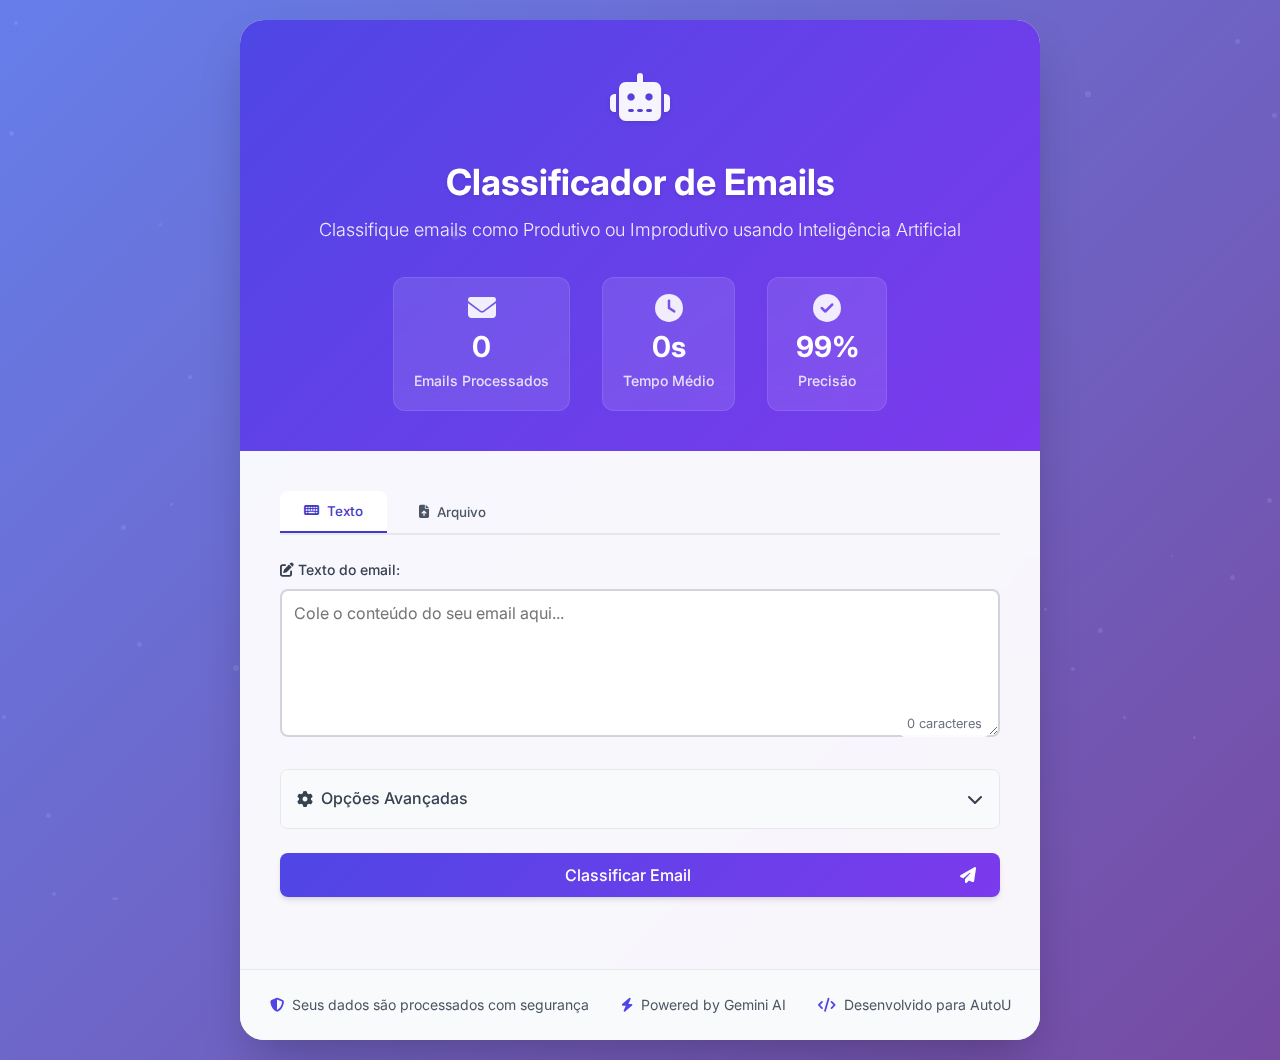
<file: frontend/index.html>
<!DOCTYPE html>
<html lang="pt-BR">
  <head>
    <meta charset="UTF-8" />
    <meta name="viewport" content="width=device-width, initial-scale=1.0" />
    <title>Classificador de Emails - AutoU</title>
    <link rel="icon" type="image/png" href="/frontend/assets/favicon.ico" />
    <link rel="preconnect" href="https://fonts.googleapis.com" />
    <link rel="preconnect" href="https://fonts.gstatic.com" crossorigin />
    <link
      href="https://fonts.googleapis.com/css2?family=Inter:wght@300;400;500;600;700&display=swap"
      rel="stylesheet"
    />
    <link
      rel="stylesheet"
      href="https://cdnjs.cloudflare.com/ajax/libs/font-awesome/6.4.0/css/all.min.css"
    />
    <!-- Carrega reset primeiro -->
    <link rel="stylesheet" href="css/reset.css" />

    <!-- Carrega variáveis em segundo -->
    <link rel="stylesheet" href="css/variables.css" />

    <!-- Carrega utilitários em terceiro -->
    <link rel="stylesheet" href="css/utilities.css" />

    <!-- Carrega layout em quarto -->
    <link rel="stylesheet" href="css/layout.css" />

    <!-- Carrega componentes em quinto -->
    <link rel="stylesheet" href="css/components.css" />

    <!-- Carrega animações em sexto -->
    <link rel="stylesheet" href="css/animations.css" />
    <!-- Carrega estilos específicos por último -->
    <link rel="stylesheet" href="style.css" />
  </head>
  <body>
    <!-- Partículas de fundo -->
    <div class="particles-bg" id="particles-bg"></div>

    <!-- Indicador de progresso -->
    <div class="progress-bar" id="progress-bar"></div>

    <div class="container">
      <header class="header">
        <div class="header-icon">
          <i class="fas fa-robot"></i>
        </div>
        <h1>Classificador de Emails</h1>
        <p>
          Classifique emails como Produtivo ou Improdutivo usando Inteligência
          Artificial
        </p>

        <!-- Estatísticas -->
        <div class="stats-container">
          <div class="stat-item">
            <i class="fas fa-envelope"></i>
            <span class="stat-number" id="emails-processed">0</span>
            <span class="stat-label">Emails Processados</span>
          </div>
          <div class="stat-item">
            <i class="fas fa-clock"></i>
            <span class="stat-number" id="avg-time">0s</span>
            <span class="stat-label">Tempo Médio</span>
          </div>
          <div class="stat-item">
            <i class="fas fa-check-circle"></i>
            <span class="stat-number" id="accuracy">99%</span>
            <span class="stat-label">Precisão</span>
          </div>
        </div>
      </header>

      <main class="content">
        <!-- Abas de entrada -->
        <div class="input-tabs">
          <button class="tab-btn active" data-tab="text">
            <i class="fas fa-keyboard"></i>
            Texto
          </button>
          <button class="tab-btn" data-tab="file">
            <i class="fas fa-file-upload"></i>
            Arquivo
          </button>
        </div>

        <form id="form">
          <!-- Aba de texto -->
          <div class="tab-content active" id="text-tab">
            <div class="form-group">
              <label class="form-label" for="text">
                <i class="fas fa-edit"></i>
                Texto do email:
              </label>
              <div class="textarea-container">
                <textarea
                  id="text"
                  name="text"
                  class="form-textarea"
                  placeholder="Cole o conteúdo do seu email aqui..."
                  rows="6"
                ></textarea>
                <div class="char-counter">
                  <span id="char-count">0</span> caracteres
                </div>
              </div>
            </div>
          </div>

          <!-- Aba de arquivo -->
          <div class="tab-content" id="file-tab">
            <div class="form-group">
              <label class="form-label">
                <i class="fas fa-cloud-upload-alt"></i>
                Envie um arquivo:
              </label>
              <div class="file-upload">
                <input type="file" id="file" name="file" accept=".txt,.pdf" />
                <label for="file" class="file-upload-label">
                  <div class="upload-icon">
                    <i class="fas fa-cloud-upload-alt"></i>
                  </div>
                  <div class="upload-text">
                    <span class="upload-title"
                      >Clique ou arraste um arquivo</span
                    >
                    <span class="upload-subtitle"
                      >Suporta .txt e .pdf (máx. 10MB)</span
                    >
                  </div>
                </label>
                <div class="file-info" id="file-info" style="display: none">
                  <i class="fas fa-file"></i>
                  <span class="file-name"></span>
                  <span class="file-size"></span>
                  <button type="button" class="remove-file" id="remove-file">
                    <i class="fas fa-times"></i>
                  </button>
                </div>
              </div>
            </div>
          </div>

          <!-- Opções avançadas -->
          <div class="advanced-options">
            <div class="options-header" id="options-toggle">
              <i class="fas fa-cog"></i>
              <span>Opções Avançadas</span>
              <i class="fas fa-chevron-down toggle-icon"></i>
            </div>
            <div class="options-content" id="options-content">
              <div class="checkbox-group">
                <label class="checkbox-custom">
                  <input type="checkbox" id="gen_reply" name="gen_reply" />
                  <span class="checkmark"></span>
                  <div class="checkbox-text">
                    <span class="checkbox-title"
                      >Gerar resposta automática</span
                    >
                    <span class="checkbox-subtitle"
                      >IA criará uma resposta sugerida</span
                    >
                  </div>
                </label>
              </div>

              <div class="checkbox-group">
                <label class="checkbox-custom">
                  <input
                    type="checkbox"
                    id="detailed_analysis"
                    name="detailed_analysis"
                  />
                  <span class="checkmark"></span>
                  <div class="checkbox-text">
                    <span class="checkbox-title">Análise detalhada</span>
                    <span class="checkbox-subtitle"
                      >Incluir insights sobre o conteúdo</span
                    >
                  </div>
                </label>
              </div>
            </div>
          </div>

          <button type="submit" class="btn-primary" id="submit-btn">
            <span class="btn-text">Classificar Email</span>
            <span class="btn-icon">
              <i class="fas fa-paper-plane"></i>
            </span>
          </button>
        </form>

        <div id="result" class="result-container" style="display: none"></div>

        <!-- Histórico de classificações -->
        <div class="history-section" id="history-section" style="display: none">
          <div class="history-header">
            <h3><i class="fas fa-history"></i> Histórico de Classificações</h3>
            <button class="clear-history" id="clear-history">
              <i class="fas fa-trash"></i>
              Limpar
            </button>
          </div>
          <div class="history-list" id="history-list"></div>
        </div>
      </main>

      <!-- Footer com informações -->
      <footer class="footer">
        <div class="footer-content">
          <div class="footer-item">
            <i class="fas fa-shield-alt"></i>
            <span>Seus dados são processados com segurança</span>
          </div>
          <div class="footer-item">
            <i class="fas fa-bolt"></i>
            <span>Powered by Gemini AI</span>
          </div>
          <div class="footer-item">
            <i class="fas fa-code"></i>
            <span>Desenvolvido para AutoU</span>
          </div>
        </div>
      </footer>
    </div>

    <!-- Toast notifications -->
    <div class="toast-container" id="toast-container"></div>

    <!-- Indicador de carregamento -->
    <div id="loading-indicator" class="loading-indicator">
      <div class="loading-spinner"></div>
    </div>

    <script type="module" src="js/app.js"></script>
    <script>
      // Gerenciamento de carregamento
      document.addEventListener("DOMContentLoaded", function () {
        // Adiciona classe de carregamento de fonte
        document.documentElement.classList.add("font-loading");

        // Verifica se as fontes foram carregadas
        Promise.all([
          document.fonts.ready,
          new Promise((resolve) => {
            // Verifica se todos os estilos foram carregados
            const checkStyles = () => {
              const styles = Array.from(document.styleSheets);
              const loaded = styles.every((sheet) => {
                try {
                  return sheet.cssRules || sheet.rules;
                } catch (e) {
                  return true; // Ignora erros de CORS
                }
              });

              if (loaded) {
                resolve();
              } else {
                setTimeout(checkStyles, 100);
              }
            };

            checkStyles();
          }),
        ])
          .then(() => {
            // Quando tudo estiver carregado
            document.documentElement.classList.remove("font-loading");
            document.documentElement.classList.add("fonts-loaded");

            // Esconde o indicador de carregamento
            const loadingIndicator =
              document.getElementById("loading-indicator");
            if (loadingIndicator) {
              loadingIndicator.classList.add("hidden");

              // Remove o indicador após a animação
              setTimeout(() => {
                loadingIndicator.remove();
              }, 500);
            }

            // Log de diagnóstico
            console.log("Aplicação carregada com sucesso!");
            console.log(
              "Estilos carregados:",
              Array.from(document.styleSheets).length
            );
            console.log(
              "Fontes carregadas:",
              Array.from(document.fonts)
                .map((font) => font.family)
                .join(", ")
            );
          })
          .catch((error) => {
            console.error("Erro ao carregar recursos:", error);
            document.documentElement.classList.remove("font-loading");
            document.documentElement.classList.add("fonts-loaded");

            const loadingIndicator =
              document.getElementById("loading-indicator");
            if (loadingIndicator) {
              loadingIndicator.remove();
            }
          });

        // Timeout de segurança para garantir que a interface fique visível
        setTimeout(() => {
          document.documentElement.classList.remove("font-loading");
          document.documentElement.classList.add("fonts-loaded");

          const loadingIndicator = document.getElementById("loading-indicator");
          if (
            loadingIndicator &&
            !loadingIndicator.classList.contains("hidden")
          ) {
            loadingIndicator.classList.add("hidden");
            setTimeout(() => loadingIndicator.remove(), 500);
          }
        }, 5000); // Timeout de 5 segundos
      });

      // Adiciona classe para melhorar a experiência durante o carregamento
      document.documentElement.classList.add("js-loading");
      window.addEventListener("load", function () {
        document.documentElement.classList.remove("js-loading");
      });
    </script>
  </body>
</html>
</file>
<file: frontend/css/variables.css>
/**
 * Variáveis CSS - Design System
 */

:root {
  --primary-gradient: linear-gradient(135deg, #4f46e5 0%, #7c3aed 100%);
  --secondary-gradient: linear-gradient(135deg, #667eea 0%, #764ba2 100%);
  --background-gradient: linear-gradient(135deg, #667eea 0%, #764ba2 100%);
  
  /* Cores sólidas */
  --primary-500: #4f46e5;
  --primary-600: #4338ca;
  --primary-700: #3730a3;
  --purple-500: #7c3aed;
  --purple-600: #7c2d92;
  
  /* Cores de estado */
  --success-color: #059669;
  --success-light: #10b981;
  --warning-color: #f59e0b;
  --warning-light: #fbbf24;
  --error-color: #ef4444;
  --error-light: #f87171;
  --info-color: #3b82f6;
  
  /* Cores de prioridade */
  --priority-high: #ff4444;
  --priority-medium: #ffaa00;
  --priority-low: #44aa44;
  
  /* Cores adicionais */
  --red-500: #ef4444;
  --red-600: #dc2626;
  --red-700: #b91c1c;
  --yellow-500: #eab308;
  --yellow-600: #ca8a04;
  --yellow-700: #a16207;
  --green-500: #22c55e;
  --green-600: #16a34a;
  --green-700: #15803d;
  --blue-500: #3b82f6;
  --blue-600: #2563eb;
  --blue-700: #1d4ed8;
  
  /* Cores neutras */
  --white: #ffffff;
  --gray-50: #f9fafb;
  --gray-100: #f3f4f6;
  --gray-200: #e5e7eb;
  --gray-300: #d1d5db;
  --gray-400: #9ca3af;
  --gray-500: #6b7280;
  --gray-600: #4b5563;
  --gray-700: #374151;
  --gray-800: #1f2937;
  --gray-900: #111827;
  
  /* Tipografia */
  --font-family-base: 'Inter', -apple-system, BlinkMacSystemFont, 'Segoe UI', Roboto, sans-serif;
  --font-size-xs: 0.75rem;
  --font-size-sm: 0.875rem;
  --font-size-base: 1rem;
  --font-size-lg: 1.125rem;
  --font-size-xl: 1.25rem;
  --font-size-2xl: 1.5rem;
  --font-size-3xl: 1.875rem;
  --font-size-4xl: 2.25rem;
  --font-size-5xl: 3rem;
  
  --font-weight-light: 300;
  --font-weight-normal: 400;
  --font-weight-medium: 500;
  --font-weight-semibold: 600;
  --font-weight-bold: 700;
  
  --line-height-tight: 1.25;
  --line-height-normal: 1.5;
  --line-height-relaxed: 1.75;
  
  /* Espaçamentos */
  --spacing-1: 0.25rem;
  --spacing-2: 0.5rem;
  --spacing-3: 0.75rem;
  --spacing-4: 1rem;
  --spacing-5: 1.25rem;
  --spacing-6: 1.5rem;
  --spacing-8: 2rem;
  --spacing-10: 2.5rem;
  --spacing-12: 3rem;
  --spacing-16: 4rem;
  --spacing-20: 5rem;
  
  /* Border radius */
  --radius-sm: 0.25rem;
  --radius-md: 0.375rem;
  --radius-lg: 0.5rem;
  --radius-xl: 0.75rem;
  --radius-2xl: 1rem;
  --radius-3xl: 1.5rem;
  --radius-full: 9999px;
  
  /* Sombras */
  --shadow-sm: 0 1px 2px 0 rgba(0, 0, 0, 0.05);
  --shadow-md: 0 4px 6px -1px rgba(0, 0, 0, 0.1), 0 2px 4px -1px rgba(0, 0, 0, 0.06);
  --shadow-lg: 0 10px 15px -3px rgba(0, 0, 0, 0.1), 0 4px 6px -2px rgba(0, 0, 0, 0.05);
  --shadow-xl: 0 20px 25px -5px rgba(0, 0, 0, 0.1), 0 10px 10px -5px rgba(0, 0, 0, 0.04);
  --shadow-2xl: 0 25px 50px -12px rgba(0, 0, 0, 0.25);
  
  /* Transições */
  --transition-fast: 150ms ease-in-out;
  --transition-normal: 300ms ease-in-out;
  --transition-slow: 500ms ease-in-out;
  
  /* Z-index */
  --z-dropdown: 1000;
  --z-sticky: 1020;
  --z-fixed: 1030;
  --z-modal-backdrop: 1040;
  --z-modal: 1050;
  --z-popover: 1060;
  --z-tooltip: 1070;
  --z-toast: 1080;
  
  /* Layout */
  --container-max-width: 800px;
  --content-padding: var(--spacing-10);
  --header-height: 120px;
}
</file>
<file: frontend/css/utilities.css>
/**
 * Classes utilitárias
 */

/* Espaçamentos */
.m-0 { margin: 0; }
.m-1 { margin: var(--spacing-1); }
.m-2 { margin: var(--spacing-2); }
.m-3 { margin: var(--spacing-3); }
.m-4 { margin: var(--spacing-4); }
.m-6 { margin: var(--spacing-6); }
.m-8 { margin: var(--spacing-8); }

.mt-0 { margin-top: 0; }
.mt-1 { margin-top: var(--spacing-1); }
.mt-2 { margin-top: var(--spacing-2); }
.mt-3 { margin-top: var(--spacing-3); }
.mt-4 { margin-top: var(--spacing-4); }
.mt-6 { margin-top: var(--spacing-6); }
.mt-8 { margin-top: var(--spacing-8); }

.mb-0 { margin-bottom: 0; }
.mb-1 { margin-bottom: var(--spacing-1); }
.mb-2 { margin-bottom: var(--spacing-2); }
.mb-3 { margin-bottom: var(--spacing-3); }
.mb-4 { margin-bottom: var(--spacing-4); }
.mb-6 { margin-bottom: var(--spacing-6); }
.mb-8 { margin-bottom: var(--spacing-8); }

.ml-0 { margin-left: 0; }
.ml-1 { margin-left: var(--spacing-1); }
.ml-2 { margin-left: var(--spacing-2); }
.ml-3 { margin-left: var(--spacing-3); }
.ml-4 { margin-left: var(--spacing-4); }
.ml-6 { margin-left: var(--spacing-6); }
.ml-8 { margin-left: var(--spacing-8); }

.mr-0 { margin-right: 0; }
.mr-1 { margin-right: var(--spacing-1); }
.mr-2 { margin-right: var(--spacing-2); }
.mr-3 { margin-right: var(--spacing-3); }
.mr-4 { margin-right: var(--spacing-4); }
.mr-6 { margin-right: var(--spacing-6); }
.mr-8 { margin-right: var(--spacing-8); }

.mx-auto { margin-left: auto; margin-right: auto; }

.p-0 { padding: 0; }
.p-1 { padding: var(--spacing-1); }
.p-2 { padding: var(--spacing-2); }
.p-3 { padding: var(--spacing-3); }
.p-4 { padding: var(--spacing-4); }
.p-6 { padding: var(--spacing-6); }
.p-8 { padding: var(--spacing-8); }

.pt-0 { padding-top: 0; }
.pt-1 { padding-top: var(--spacing-1); }
.pt-2 { padding-top: var(--spacing-2); }
.pt-3 { padding-top: var(--spacing-3); }
.pt-4 { padding-top: var(--spacing-4); }
.pt-6 { padding-top: var(--spacing-6); }
.pt-8 { padding-top: var(--spacing-8); }

.pb-0 { padding-bottom: 0; }
.pb-1 { padding-bottom: var(--spacing-1); }
.pb-2 { padding-bottom: var(--spacing-2); }
.pb-3 { padding-bottom: var(--spacing-3); }
.pb-4 { padding-bottom: var(--spacing-4); }
.pb-6 { padding-bottom: var(--spacing-6); }
.pb-8 { padding-bottom: var(--spacing-8); }

.pl-0 { padding-left: 0; }
.pl-1 { padding-left: var(--spacing-1); }
.pl-2 { padding-left: var(--spacing-2); }
.pl-3 { padding-left: var(--spacing-3); }
.pl-4 { padding-left: var(--spacing-4); }
.pl-6 { padding-left: var(--spacing-6); }
.pl-8 { padding-left: var(--spacing-8); }

.pr-0 { padding-right: 0; }
.pr-1 { padding-right: var(--spacing-1); }
.pr-2 { padding-right: var(--spacing-2); }
.pr-3 { padding-right: var(--spacing-3); }
.pr-4 { padding-right: var(--spacing-4); }
.pr-6 { padding-right: var(--spacing-6); }
.pr-8 { padding-right: var(--spacing-8); }

/* Texto */
.text-left { text-align: left; }
.text-center { text-align: center; }
.text-right { text-align: right; }
.text-justify { text-align: justify; }

.text-xs { font-size: var(--font-size-xs); }
.text-sm { font-size: var(--font-size-sm); }
.text-base { font-size: var(--font-size-base); }
.text-lg { font-size: var(--font-size-lg); }
.text-xl { font-size: var(--font-size-xl); }
.text-2xl { font-size: var(--font-size-2xl); }
.text-3xl { font-size: var(--font-size-3xl); }
.text-4xl { font-size: var(--font-size-4xl); }

.font-light { font-weight: var(--font-weight-light); }
.font-normal { font-weight: var(--font-weight-normal); }
.font-medium { font-weight: var(--font-weight-medium); }
.font-semibold { font-weight: var(--font-weight-semibold); }
.font-bold { font-weight: var(--font-weight-bold); }

.text-gray-500 { color: var(--gray-500); }
.text-gray-600 { color: var(--gray-600); }
.text-gray-700 { color: var(--gray-700); }
.text-gray-800 { color: var(--gray-800); }
.text-gray-900 { color: var(--gray-900); }

.text-primary { color: var(--primary-600); }
.text-success { color: var(--green-600); }
.text-warning { color: var(--yellow-600); }
.text-danger { color: var(--red-600); }
.text-info { color: var(--blue-600); }

.text-white { color: var(--white); }

.uppercase { text-transform: uppercase; }
.lowercase { text-transform: lowercase; }
.capitalize { text-transform: capitalize; }

.truncate {
  overflow: hidden;
  text-overflow: ellipsis;
  white-space: nowrap;
}

.break-words {
  overflow-wrap: break-word;
  word-break: break-word;
}

/* Cores de fundo */
.bg-white { background-color: var(--white); }
.bg-gray-50 { background-color: var(--gray-50); }
.bg-gray-100 { background-color: var(--gray-100); }
.bg-gray-200 { background-color: var(--gray-200); }

.bg-primary { background-color: var(--primary-500); }
.bg-success { background-color: var(--green-500); }
.bg-warning { background-color: var(--yellow-500); }
.bg-danger { background-color: var(--red-500); }
.bg-info { background-color: var(--blue-500); }

/* Bordas */
.border { border: 1px solid var(--gray-300); }
.border-0 { border: none; }
.border-2 { border: 2px solid var(--gray-300); }

.border-t { border-top: 1px solid var(--gray-300); }
.border-b { border-bottom: 1px solid var(--gray-300); }
.border-l { border-left: 1px solid var(--gray-300); }
.border-r { border-right: 1px solid var(--gray-300); }

.border-gray-200 { border-color: var(--gray-200); }
.border-gray-300 { border-color: var(--gray-300); }
.border-primary { border-color: var(--primary-500); }
.border-success { border-color: var(--green-500); }
.border-warning { border-color: var(--yellow-500); }
.border-danger { border-color: var(--red-500); }

.rounded { border-radius: var(--radius-md); }
.rounded-sm { border-radius: var(--radius-sm); }
.rounded-lg { border-radius: var(--radius-lg); }
.rounded-xl { border-radius: var(--radius-xl); }
.rounded-2xl { border-radius: var(--radius-2xl); }
.rounded-3xl { border-radius: var(--radius-3xl); }
.rounded-full { border-radius: var(--radius-full); }

/* Sombras */
.shadow { box-shadow: var(--shadow-sm); }
.shadow-sm { box-shadow: var(--shadow-sm); }
.shadow-md { box-shadow: var(--shadow-md); }
.shadow-lg { box-shadow: var(--shadow-lg); }
.shadow-xl { box-shadow: var(--shadow-xl); }
.shadow-2xl { box-shadow: var(--shadow-2xl); }
.shadow-none { box-shadow: none; }

/* Largura e altura */
.w-full { width: 100%; }
.w-auto { width: auto; }
.w-fit { width: fit-content; }

.h-full { height: 100%; }
.h-auto { height: auto; }
.h-fit { height: fit-content; }

.min-h-screen { min-height: 100vh; }

/* Display */
.block { display: block; }
.inline { display: inline; }
.inline-block { display: inline-block; }
.flex { display: flex; }
.inline-flex { display: inline-flex; }
.grid { display: grid; }
.hidden { display: none; }

/* Posicionamento */
.relative { position: relative; }
.absolute { position: absolute; }
.fixed { position: fixed; }
.sticky { position: sticky; }

.top-0 { top: 0; }
.right-0 { right: 0; }
.bottom-0 { bottom: 0; }
.left-0 { left: 0; }

.z-10 { z-index: 10; }
.z-20 { z-index: 20; }
.z-30 { z-index: 30; }
.z-40 { z-index: 40; }
.z-50 { z-index: 50; }

/* Overflow */
.overflow-hidden { overflow: hidden; }
.overflow-auto { overflow: auto; }
.overflow-scroll { overflow: scroll; }
.overflow-visible { overflow: visible; }

/* Cursor */
.cursor-pointer { cursor: pointer; }
.cursor-not-allowed { cursor: not-allowed; }
.cursor-default { cursor: default; }

/* Seleção */
.select-none { user-select: none; }
.select-text { user-select: text; }
.select-all { user-select: all; }

/* Opacidade */
.opacity-0 { opacity: 0; }
.opacity-25 { opacity: 0.25; }
.opacity-50 { opacity: 0.5; }
.opacity-75 { opacity: 0.75; }
.opacity-100 { opacity: 1; }

/* Transições */
.transition { transition: all var(--transition-fast); }
.transition-slow { transition: all var(--transition-slow); }
.transition-none { transition: none; }

/* Transformações */
.transform { transform: translateZ(0); }
.scale-95 { transform: scale(0.95); }
.scale-100 { transform: scale(1); }
.scale-105 { transform: scale(1.05); }

.rotate-45 { transform: rotate(45deg); }
.rotate-90 { transform: rotate(90deg); }
.rotate-180 { transform: rotate(180deg); }

/* Hover states */
.hover\:bg-gray-50:hover { background-color: var(--gray-50); }
.hover\:bg-gray-100:hover { background-color: var(--gray-100); }
.hover\:text-primary:hover { color: var(--primary-600); }
.hover\:shadow-lg:hover { box-shadow: var(--shadow-lg); }
.hover\:scale-105:hover { transform: scale(1.05); }

/* Focus states */
.focus\:outline-none:focus { outline: none; }
.focus\:ring:focus { box-shadow: 0 0 0 3px rgba(59, 130, 246, 0.1); }

/* Estados especiais */
.loading {
  pointer-events: none;
  opacity: 0.7;
}

.disabled {
  opacity: 0.5;
  cursor: not-allowed;
  pointer-events: none;
}

.sr-only {
  position: absolute;
  width: 1px;
  height: 1px;
  padding: 0;
  margin: -1px;
  overflow: hidden;
  clip: rect(0, 0, 0, 0);
  white-space: nowrap;
  border: 0;
}
</file>
<file: frontend/css/layout.css>
/**
 * Layout e estrutura principal
 */

/* Container principal */
.container {
  max-width: var(--container-max-width);
  margin: 0 auto;
  background: rgba(255, 255, 255, 0.95);
  backdrop-filter: blur(10px);
  border-radius: var(--radius-3xl);
  box-shadow: var(--shadow-2xl);
  overflow: hidden;
}

/* Header */
.header {
  background: var(--primary-gradient);
  color: var(--white);
  padding: var(--content-padding);
  text-align: center;
  position: relative;
  overflow: hidden;
}

.header::before {
  content: '';
  position: absolute;
  top: 0;
  left: 0;
  right: 0;
  bottom: 0;
  background: url('data:image/svg+xml,<svg xmlns="http://www.w3.org/2000/svg" viewBox="0 0 100 100"><defs><pattern id="grain" width="100" height="100" patternUnits="userSpaceOnUse"><circle cx="50" cy="50" r="1" fill="white" opacity="0.1"/></pattern></defs><rect width="100" height="100" fill="url(%23grain)"/></svg>');
  pointer-events: none;
}

.header h1 {
  font-size: var(--font-size-4xl);
  font-weight: var(--font-weight-bold);
  margin-bottom: var(--spacing-3);
  text-shadow: 0 2px 4px rgba(0, 0, 0, 0.1);
  position: relative;
  z-index: 1;
}

.header p {
  font-size: var(--font-size-lg);
  opacity: 0.9;
  font-weight: var(--font-weight-light);
  position: relative;
  z-index: 1;
}

/* Conteúdo principal */
.content {
  padding: var(--content-padding);
}

/* Seções */
.section {
  margin-bottom: var(--spacing-8);
}

.section:last-child {
  margin-bottom: 0;
}

/* Grid layouts */
.grid {
  display: grid;
  gap: var(--spacing-6);
}

.grid-2 {
  grid-template-columns: repeat(2, 1fr);
}

.grid-3 {
  grid-template-columns: repeat(3, 1fr);
}

.grid-auto {
  grid-template-columns: repeat(auto-fit, minmax(250px, 1fr));
}

/* Flex layouts */
.flex {
  display: flex;
}

.flex-col {
  flex-direction: column;
}

.flex-wrap {
  flex-wrap: wrap;
}

.items-center {
  align-items: center;
}

.items-start {
  align-items: flex-start;
}

.items-end {
  align-items: flex-end;
}

.justify-center {
  justify-content: center;
}

.justify-between {
  justify-content: space-between;
}

.justify-start {
  justify-content: flex-start;
}

.justify-end {
  justify-content: flex-end;
}

.gap-2 { gap: var(--spacing-2); }
.gap-3 { gap: var(--spacing-3); }
.gap-4 { gap: var(--spacing-4); }
.gap-6 { gap: var(--spacing-6); }
.gap-8 { gap: var(--spacing-8); }

/* Responsividade */
@media (max-width: 768px) {
  .container {
    margin: var(--spacing-4);
    border-radius: var(--radius-2xl);
  }
  
  .header {
    padding: var(--spacing-8);
  }
  
  .header h1 {
    font-size: var(--font-size-3xl);
  }
  
  .content {
    padding: var(--spacing-6);
  }
  
  .grid-2,
  .grid-3 {
    grid-template-columns: 1fr;
  }
}
</file>
<file: frontend/css/components.css>
/**
 * Componentes reutilizáveis
 */

/* Botões */
.btn {
  display: inline-flex;
  align-items: center;
  justify-content: center;
  gap: var(--spacing-2);
  padding: var(--spacing-3) var(--spacing-6);
  border: none;
  border-radius: var(--radius-lg);
  font-size: var(--font-size-base);
  font-weight: var(--font-weight-medium);
  text-decoration: none;
  cursor: pointer;
  transition: all var(--transition-fast);
  position: relative;
  overflow: hidden;
}

.btn:disabled {
  opacity: 0.6;
  cursor: not-allowed;
}

.btn-primary {
  background: var(--primary-gradient);
  color: var(--white);
  box-shadow: var(--shadow-md);
  display: inline-flex;
  align-items: center;
  justify-content: center;
  gap: var(--spacing-2);
  padding: var(--spacing-3) var(--spacing-6);
  border: none;
  border-radius: var(--radius-lg);
  font-size: var(--font-size-base);
  font-weight: var(--font-weight-medium);
  text-decoration: none;
  cursor: pointer;
  transition: all var(--transition-fast);
  position: relative;
  overflow: hidden;
  width: 100%;
}

.btn-primary:hover:not(:disabled) {
  transform: translateY(-2px);
  box-shadow: var(--shadow-lg);
}

.btn-primary:disabled {
  opacity: 0.6;
  cursor: not-allowed;
}

.btn-secondary {
  background: var(--gray-100);
  color: var(--gray-700);
  border: 1px solid var(--gray-300);
}

.btn-secondary:hover:not(:disabled) {
  background: var(--gray-200);
  border-color: var(--gray-400);
}

.btn-danger {
  background: var(--red-500);
  color: var(--white);
}

.btn-danger:hover:not(:disabled) {
  background: var(--red-600);
}

.btn-sm {
  padding: var(--spacing-2) var(--spacing-4);
  font-size: var(--font-size-sm);
}

.btn-lg {
  padding: var(--spacing-4) var(--spacing-8);
  font-size: var(--font-size-lg);
}

/* Cards */
.card {
  background: var(--white);
  border-radius: var(--radius-xl);
  box-shadow: var(--shadow-md);
  overflow: hidden;
  transition: all var(--transition-fast);
}

.card:hover {
  box-shadow: var(--shadow-lg);
  transform: translateY(-2px);
}

.card-header {
  padding: var(--spacing-6);
  border-bottom: 1px solid var(--gray-200);
  background: var(--gray-50);
}

.card-body {
  padding: var(--spacing-6);
}

.card-footer {
  padding: var(--spacing-6);
  border-top: 1px solid var(--gray-200);
  background: var(--gray-50);
}

/* Formulários */
.form-group {
  margin-bottom: var(--spacing-6);
}

.form-label {
  display: block;
  font-weight: var(--font-weight-medium);
  color: var(--gray-700);
  margin-bottom: var(--spacing-2);
  font-size: var(--font-size-sm);
}

.form-input,
.form-textarea,
.form-select {
  width: 100%;
  padding: var(--spacing-3);
  border: 2px solid var(--gray-300);
  border-radius: var(--radius-lg);
  font-size: var(--font-size-base);
  transition: all var(--transition-fast);
  background: var(--white);
}

.form-input:focus,
.form-textarea:focus,
.form-select:focus {
  outline: none;
  border-color: var(--primary-500);
  box-shadow: 0 0 0 3px rgba(59, 130, 246, 0.1);
}

.form-textarea {
  resize: vertical;
  min-height: 120px;
}

.form-error {
  color: var(--red-500);
  font-size: var(--font-size-sm);
  margin-top: var(--spacing-1);
}

/* Checkbox e Radio */
.form-checkbox,
.form-radio {
  display: flex;
  align-items: center;
  gap: var(--spacing-2);
  cursor: pointer;
}

.form-checkbox input,
.form-radio input {
  width: auto;
  margin: 0;
}

/* Tabs */
.tabs {
  border-bottom: 2px solid var(--gray-200);
  margin-bottom: var(--spacing-6);
}

.tab-list {
  display: flex;
  gap: var(--spacing-1);
}

.tab-button {
  padding: var(--spacing-3) var(--spacing-6);
  border: none;
  background: transparent;
  color: var(--gray-600);
  font-weight: var(--font-weight-medium);
  cursor: pointer;
  border-radius: var(--radius-lg) var(--radius-lg) 0 0;
  transition: all var(--transition-fast);
  position: relative;
}

.tab-button:hover {
  color: var(--primary-600);
  background: var(--gray-50);
}

.tab-button.active {
  color: var(--primary-600);
  background: var(--white);
  border-bottom: 2px solid var(--primary-600);
}

.tab-content {
  display: none;
}

.tab-content.active {
  display: block;
}

/* Upload área */
.upload-area {
  border: 2px dashed var(--gray-300);
  border-radius: var(--radius-xl);
  padding: var(--spacing-8);
  text-align: center;
  transition: all var(--transition-fast);
  cursor: pointer;
}

.upload-area:hover,
.upload-area.drag-over {
  border-color: var(--primary-500);
  background: rgba(59, 130, 246, 0.05);
}

.upload-area.drag-over {
  border-style: solid;
  background: rgba(59, 130, 246, 0.1);
}

.upload-icon {
  font-size: var(--font-size-4xl);
  color: var(--gray-400);
  margin-bottom: var(--spacing-4);
}

.upload-text {
  color: var(--gray-600);
  font-size: var(--font-size-lg);
  margin-bottom: var(--spacing-2);
}

.upload-hint {
  color: var(--gray-500);
  font-size: var(--font-size-sm);
}

/* Badges */
.badge {
  display: inline-flex;
  align-items: center;
  gap: var(--spacing-1);
  padding: var(--spacing-1) var(--spacing-3);
  border-radius: var(--radius-full);
  font-size: var(--font-size-xs);
  font-weight: var(--font-weight-medium);
  text-transform: uppercase;
  letter-spacing: 0.05em;
}

.badge-success {
  background: rgba(34, 197, 94, 0.1);
  color: var(--green-700);
}

.badge-warning {
  background: rgba(245, 158, 11, 0.1);
  color: var(--yellow-700);
}

.badge-danger {
  background: rgba(239, 68, 68, 0.1);
  color: var(--red-700);
}

.badge-info {
  background: rgba(59, 130, 246, 0.1);
  color: var(--blue-700);
}

/* Priority badges */
.priority-alta {
  background: rgba(239, 68, 68, 0.1);
  color: var(--red-700);
}

.priority-media {
  background: rgba(245, 158, 11, 0.1);
  color: var(--yellow-700);
}

.priority-baixa {
  background: rgba(34, 197, 94, 0.1);
  color: var(--green-700);
}

/* Loading spinner */
.spinner {
  width: 20px;
  height: 20px;
  border: 2px solid var(--gray-300);
  border-top: 2px solid var(--primary-500);
  border-radius: 50%;
  animation: spin 1s linear infinite;
}

@keyframes spin {
  0% {
    transform: rotate(0deg);
  }
  100% {
    transform: rotate(360deg);
  }
}

/* Progress bar */
.progress {
  width: 100%;
  height: 8px;
  background: var(--gray-200);
  border-radius: var(--radius-full);
  overflow: hidden;
}

.progress-bar {
  height: 100%;
  background: var(--primary-gradient);
  transition: width var(--transition-slow);
}

/* Tooltips */
.tooltip {
  position: relative;
  cursor: help;
}

.tooltip::after {
  content: attr(data-tooltip);
  position: absolute;
  bottom: 100%;
  left: 50%;
  transform: translateX(-50%);
  background: var(--gray-900);
  color: var(--white);
  padding: var(--spacing-2) var(--spacing-3);
  border-radius: var(--radius-md);
  font-size: var(--font-size-xs);
  white-space: nowrap;
  opacity: 0;
  visibility: hidden;
  transition: all var(--transition-fast);
  z-index: 1000;
}

.tooltip:hover::after {
  opacity: 1;
  visibility: visible;
}

/* Classes específicas para componentes da aplicação */

/* Input tabs */
.input-tabs {
  display: flex;
  gap: var(--spacing-2);
  margin-bottom: var(--spacing-6);
  border-bottom: 2px solid var(--gray-200);
}

.tab-btn {
  padding: var(--spacing-3) var(--spacing-6);
  border: none;
  background: transparent;
  color: var(--gray-600);
  font-weight: var(--font-weight-medium);
  cursor: pointer;
  border-radius: var(--radius-lg) var(--radius-lg) 0 0;
  transition: all var(--transition-fast);
  position: relative;
  display: flex;
  align-items: center;
  gap: var(--spacing-2);
}

.tab-btn:hover {
  color: var(--primary-600);
  background: var(--gray-50);
}

.tab-btn.active {
  color: var(--primary-600);
  background: var(--white);
  border-bottom: 2px solid var(--primary-600);
}

.textarea-container {
  position: relative;
}

.btn-text {
  flex: 1;
}

.btn-icon {
  display: flex;
  align-items: center;
}

.file-upload {
  position: relative;
}

.file-upload-label {
  display: flex;
  flex-direction: column;
  align-items: center;
  justify-content: center;
  padding: var(--spacing-8);
  border: 2px dashed var(--gray-300);
  border-radius: var(--radius-xl);
  cursor: pointer;
  transition: all var(--transition-fast);
  background: var(--white);
  min-height: 200px;
}

.file-upload-label:hover {
  border-color: var(--primary-500);
  background: rgba(79, 70, 229, 0.05);
}

.upload-title {
  display: block;
  font-size: var(--font-size-lg);
  font-weight: var(--font-weight-medium);
  color: var(--gray-700);
  margin-bottom: var(--spacing-1);
}

.upload-subtitle {
  display: block;
  font-size: var(--font-size-sm);
  color: var(--gray-500);
}

.file-upload input[type="file"] {
  position: absolute;
  opacity: 0;
  width: 100%;
  height: 100%;
  cursor: pointer;
}

.advanced-options {
  margin: var(--spacing-6) 0;
  border: 1px solid var(--gray-200);
  border-radius: var(--radius-lg);
  overflow: hidden;
}

.options-header {
  display: flex;
  align-items: center;
  gap: var(--spacing-2);
  padding: var(--spacing-4);
  background: var(--gray-50);
  cursor: pointer;
  transition: all var(--transition-fast);
  font-weight: var(--font-weight-medium);
  color: var(--gray-700);
}

.options-header:hover {
  background: var(--gray-100);
}

.toggle-icon {
  margin-left: auto;
  transition: transform var(--transition-fast);
}

.options-content {
  max-height: 0;
  overflow: hidden;
  transition: all var(--transition-normal);
  background: var(--white);
}

.checkbox-group {
  margin-bottom: var(--spacing-4);
}

.checkbox-custom {
  display: flex;
  align-items: flex-start;
  gap: var(--spacing-3);
  cursor: pointer;
  padding: var(--spacing-3);
  border-radius: var(--radius-md);
  transition: background-color var(--transition-fast);
}

.checkbox-custom:hover {
  background: var(--gray-50);
}

.checkbox-custom input[type="checkbox"] {
  position: absolute;
  opacity: 0;
  width: 0;
  height: 0;
  margin: 0;
}

.checkmark {
  width: 20px;
  height: 20px;
  border: 2px solid var(--gray-300);
  border-radius: var(--radius-sm);
  display: flex;
  align-items: center;
  justify-content: center;
  transition: all var(--transition-fast);
  flex-shrink: 0;
  margin-top: 2px;
}

.checkbox-custom input[type="checkbox"]:checked + .checkmark {
  background: var(--primary-500);
  border-color: var(--primary-500);
}

.checkbox-custom input[type="checkbox"]:checked + .checkmark::after {
  content: "✓";
  color: var(--white);
  font-size: 12px;
  font-weight: bold;
}

.checkbox-text {
  flex: 1;
}

.checkbox-title {
  display: block;
  font-weight: var(--font-weight-medium);
  color: var(--gray-700);
  margin-bottom: var(--spacing-1);
}

.checkbox-subtitle {
  display: block;
  font-size: var(--font-size-sm);
  color: var(--gray-500);
}

.result-container {
  margin-top: var(--spacing-6);
}

.result-content {
  background: var(--white);
  border-radius: var(--radius-xl);
  padding: var(--spacing-6);
  box-shadow: var(--shadow-md);
}

.result-success {
  border-left: 4px solid var(--green-500);
}

.result-warning {
  border-left: 4px solid var(--yellow-500);
}

.result-error {
  border-left: 4px solid var(--red-500);
  background: rgba(239, 68, 68, 0.05);
}

.history-section {
  margin-top: var(--spacing-8);
  padding-top: var(--spacing-6);
  border-top: 1px solid var(--gray-200);
}

.history-header {
  display: flex;
  justify-content: space-between;
  align-items: center;
  margin-bottom: var(--spacing-4);
}

.history-header h3 {
  display: flex;
  align-items: center;
  gap: var(--spacing-2);
  font-size: var(--font-size-xl);
  font-weight: var(--font-weight-semibold);
  color: var(--gray-800);
}

.clear-history {
  background: var(--red-500);
  color: var(--white);
  border: none;
  border-radius: var(--radius-md);
  padding: var(--spacing-2) var(--spacing-4);
  font-size: var(--font-size-sm);
  cursor: pointer;
  display: flex;
  align-items: center;
  gap: var(--spacing-1);
  transition: background-color var(--transition-fast);
}

.clear-history:hover {
  background: var(--red-600);
}

.history-list {
  display: flex;
  flex-direction: column;
  gap: var(--spacing-3);
}

.history-item {
  background: var(--white);
  border: 1px solid var(--gray-200);
  border-radius: var(--radius-lg);
  padding: var(--spacing-4);
  transition: all var(--transition-fast);
}

.history-item:hover {
  box-shadow: var(--shadow-md);
  transform: translateY(-1px);
}

.history-content {
  display: flex;
  flex-direction: column;
  gap: var(--spacing-2);
}

.history-text {
  font-weight: var(--font-weight-medium);
  color: var(--gray-800);
  line-height: 1.5;
}

.history-category {
  font-weight: var(--font-weight-medium);
  padding: var(--spacing-1) var(--spacing-2);
  border-radius: var(--radius-sm);
  font-size: 0.75rem;
  text-transform: uppercase;
  letter-spacing: 0.05em;
}

.history-category.productive {
  background: rgba(34, 197, 94, 0.1);
  color: var(--green-700);
}

.history-category.unproductive {
  background: rgba(245, 158, 11, 0.1);
  color: var(--yellow-700);
}

.history-time {
  color: var(--gray-400);
}

.history-timestamp {
  color: var(--gray-400);
}

.footer {
  margin-top: var(--spacing-8);
  padding: var(--spacing-6) 0;
  border-top: 1px solid var(--gray-200);
  background: var(--gray-50);
}

.footer-content {
  display: flex;
  justify-content: center;
  gap: var(--spacing-8);
  flex-wrap: wrap;
}

.footer-item {
  display: flex;
  align-items: center;
  gap: var(--spacing-2);
  font-size: var(--font-size-sm);
  color: var(--gray-600);
}

.footer-item i {
  color: var(--primary-500);
}

.toast-container {
  position: fixed;
  bottom: 20px;
  right: 20px;
  z-index: 1000;
  pointer-events: none;
}

/* Responsividade para mobile */
@media (max-width: 768px) {
  .input-tabs {
    flex-direction: column;
    gap: var(--spacing-1);
  }

  .tab-btn {
    border-radius: var(--radius-md);
    border-bottom: none;
  }

  .tab-btn.active {
    border-bottom: none;
    background: var(--primary-500);
    color: var(--white);
  }

  .footer-content {
    flex-direction: column;
    gap: var(--spacing-4);
    text-align: center;
  }

  .history-meta {
    flex-direction: column;
    align-items: flex-start;
    gap: var(--spacing-1);
  }
}
</file>
<file: frontend/css/animations.css>
/**
 * Animações e efeitos visuais
 */

/* Animações de entrada */
@keyframes fadeIn {
  from {
    opacity: 0;
    transform: translateY(20px);
  }
  to {
    opacity: 1;
    transform: translateY(0);
  }
}

@keyframes slideInLeft {
  from {
    opacity: 0;
    transform: translateX(-30px);
  }
  to {
    opacity: 1;
    transform: translateX(0);
  }
}

@keyframes slideInRight {
  from {
    opacity: 0;
    transform: translateX(30px);
  }
  to {
    opacity: 1;
    transform: translateX(0);
  }
}

@keyframes slideInUp {
  from {
    opacity: 0;
    transform: translateY(30px);
  }
  to {
    opacity: 1;
    transform: translateY(0);
  }
}

@keyframes slideInDown {
  from {
    opacity: 0;
    transform: translateY(-30px);
  }
  to {
    opacity: 1;
    transform: translateY(0);
  }
}

@keyframes scaleIn {
  from {
    opacity: 0;
    transform: scale(0.8);
  }
  to {
    opacity: 1;
    transform: scale(1);
  }
}

/* Animações de saída */
@keyframes fadeOut {
  from {
    opacity: 1;
    transform: translateY(0);
  }
  to {
    opacity: 0;
    transform: translateY(-20px);
  }
}

@keyframes slideOutUp {
  from {
    opacity: 1;
    transform: translateY(0);
  }
  to {
    opacity: 0;
    transform: translateY(-30px);
  }
}

@keyframes scaleOut {
  from {
    opacity: 1;
    transform: scale(1);
  }
  to {
    opacity: 0;
    transform: scale(0.8);
  }
}

/* Animações de loading */
@keyframes spin {
  from {
    transform: rotate(0deg);
  }
  to {
    transform: rotate(360deg);
  }
}

@keyframes pulse {
  0%, 100% {
    opacity: 1;
  }
  50% {
    opacity: 0.5;
  }
}

@keyframes bounce {
  0%, 20%, 53%, 80%, 100% {
    transform: translate3d(0, 0, 0);
  }
  40%, 43% {
    transform: translate3d(0, -30px, 0);
  }
  70% {
    transform: translate3d(0, -15px, 0);
  }
  90% {
    transform: translate3d(0, -4px, 0);
  }
}

@keyframes shake {
  0%, 100% {
    transform: translateX(0);
  }
  10%, 30%, 50%, 70%, 90% {
    transform: translateX(-10px);
  }
  20%, 40%, 60%, 80% {
    transform: translateX(10px);
  }
}

/* Animações de progresso */
@keyframes progressBar {
  from {
    width: 0%;
  }
  to {
    width: 100%;
  }
}

@keyframes shimmer {
  0% {
    background-position: -468px 0;
  }
  100% {
    background-position: 468px 0;
  }
}

/* Animações de partículas */
@keyframes float {
  0%, 100% {
    transform: translateY(0px);
  }
  50% {
    transform: translateY(-20px);
  }
}

@keyframes particle {
  0% {
    opacity: 1;
    transform: translateY(0) scale(1);
  }
  100% {
    opacity: 0;
    transform: translateY(-100px) scale(0);
  }
}

/* Classes de animação */
.animate-fade-in {
  animation: fadeIn 0.5s ease-out forwards;
}

.animate-slide-in-left {
  animation: slideInLeft 0.5s ease-out forwards;
}

.animate-slide-in-right {
  animation: slideInRight 0.5s ease-out forwards;
}

.animate-slide-in-up {
  animation: slideInUp 0.5s ease-out forwards;
}

.animate-slide-in-down {
  animation: slideInDown 0.5s ease-out forwards;
}

.animate-scale-in {
  animation: scaleIn 0.3s ease-out forwards;
}

.animate-fade-out {
  animation: fadeOut 0.3s ease-in forwards;
}

.animate-slide-out-up {
  animation: slideOutUp 0.3s ease-in forwards;
}

.animate-scale-out {
  animation: scaleOut 0.3s ease-in forwards;
}

.animate-spin {
  animation: spin 1s linear infinite;
}

.animate-pulse {
  animation: pulse 2s cubic-bezier(0.4, 0, 0.6, 1) infinite;
}

.animate-bounce {
  animation: bounce 1s infinite;
}

.animate-shake {
  animation: shake 0.5s ease-in-out;
}

.animate-float {
  animation: float 3s ease-in-out infinite;
}

/* Delays para animações em sequência */
.animate-delay-100 {
  animation-delay: 0.1s;
}

.animate-delay-200 {
  animation-delay: 0.2s;
}

.animate-delay-300 {
  animation-delay: 0.3s;
}

.animate-delay-500 {
  animation-delay: 0.5s;
}

/* Efeitos de hover */
.hover-lift:hover {
  transform: translateY(-4px);
  box-shadow: var(--shadow-lg);
  transition: all var(--transition-fast);
}

.hover-scale:hover {
  transform: scale(1.05);
  transition: all var(--transition-fast);
}

.hover-glow:hover {
  box-shadow: 0 0 20px rgba(59, 130, 246, 0.3);
  transition: all var(--transition-fast);
}

/* Efeitos de foco */
.focus-ring:focus {
  outline: none;
  box-shadow: 0 0 0 3px rgba(59, 130, 246, 0.1);
  transition: box-shadow var(--transition-fast);
}

/* Transições suaves */
.smooth-transition {
  transition: all var(--transition-fast) ease-in-out;
}

.smooth-transition-slow {
  transition: all var(--transition-slow) ease-in-out;
}

/* Efeitos de loading skeleton */
.skeleton {
  background: linear-gradient(90deg, 
    var(--gray-200) 25%, 
    var(--gray-100) 37%, 
    var(--gray-200) 63%
  );
  background-size: 400% 100%;
  animation: shimmer 1.4s ease infinite;
}

/* Efeitos de toast */
.toast-enter {
  animation: slideInRight 0.3s ease-out forwards;
}

.toast-exit {
  animation: slideOutUp 0.3s ease-in forwards;
}

/* Efeitos de modal */
.modal-backdrop {
  animation: fadeIn 0.3s ease-out forwards;
}

.modal-content {
  animation: scaleIn 0.3s ease-out forwards;
}

/* Efeitos de dropdown */
.dropdown-enter {
  animation: slideInDown 0.2s ease-out forwards;
}

.dropdown-exit {
  animation: fadeOut 0.2s ease-in forwards;
}

/* Efeitos de accordion */
.accordion-expand {
  animation: slideInDown 0.3s ease-out forwards;
}

.accordion-collapse {
  animation: slideOutUp 0.3s ease-in forwards;
}

/* Efeitos de tabs */
.tab-content-enter {
  animation: fadeIn 0.3s ease-out forwards;
}

.tab-content-exit {
  animation: fadeOut 0.2s ease-in forwards;
}

/* Preferências de movimento reduzido */
@media (prefers-reduced-motion: reduce) {
  *,
  *::before,
  *::after {
    animation-duration: 0.01ms !important;
    animation-iteration-count: 1 !important;
    transition-duration: 0.01ms !important;
  }
}
</file>
<file: frontend/style.css>
/**
 * Estilos específicos do aplicativo
 * Estes estilos têm precedência sobre os estilos dos módulos
 * Use com moderação e apenas para estilos específicos que não se encaixam nos módulos
 */

/* Estilo temporário enquanto as fontes carregam */
body.font-loading {
  visibility: hidden;
}

body.fonts-loaded {
  visibility: visible;
  animation: fadeIn 0.5s ease-out;
}

/* Indicador de carregamento */
.loading-indicator {
  position: fixed;
  top: 0;
  left: 0;
  width: 100%;
  height: 100%;
  background: var(--white);
  display: flex;
  justify-content: center;
  align-items: center;
  z-index: 9999;
  transition: opacity 0.3s ease, visibility 0.3s ease;
}

.loading-indicator.hidden {
  opacity: 0;
  visibility: hidden;
  pointer-events: none;
}

.loading-spinner {
  width: 40px;
  height: 40px;
  border: 4px solid var(--gray-200);
  border-top: 4px solid var(--primary-500);
  border-radius: 50%;
  animation: spin 1s linear infinite;
}

/* Contador de caracteres */
.char-counter {
  position: absolute;
  bottom: 8px;
  right: 12px;
  font-size: 0.8rem;
  color: var(--gray-500);
  background: rgba(255, 255, 255, 0.9);
  padding: 2px 6px;
  border-radius: 4px;
  z-index: 10;
}

.file-info {
  display: flex;
  align-items: center;
  gap: var(--spacing-3);
  padding: var(--spacing-4);
  background: var(--blue-50);
  border: 1px solid var(--blue-500);
  border-radius: var(--radius-lg);
  margin-top: var(--spacing-3);
  transition: all var(--transition-fast);
}

.file-info i {
  color: var(--blue-500);
  font-size: var(--font-size-lg);
}

.remove-file {
  background: var(--red-500);
  color: var(--white);
  border: none;
  border-radius: 50%;
  width: 24px;
  height: 24px;
  cursor: pointer;
  margin-left: auto;
  display: flex;
  align-items: center;
  justify-content: center;
  transition: background-color var(--transition-fast);
}

.remove-file:hover {
  background: var(--red-600);
}

.options-header.expanded .toggle-icon {
  transform: rotate(180deg);
}

.options-content.expanded {
  max-height: 200px;
  padding: var(--spacing-5);
  transition: all var(--transition-normal);
}

.history-meta {
  display: flex;
  gap: var(--spacing-3);
  align-items: center;
  font-size: var(--font-size-xs);
  color: rgba(255, 255, 255, 0.7);
  margin-top: var(--spacing-1);
  flex-wrap: wrap;
}

.history-priority {
  font-weight: var(--font-weight-medium);
  padding: var(--spacing-1) var(--spacing-2);
  border-radius: var(--radius-md);
  background: rgba(255, 255, 255, 0.1);
  font-size: 0.75em;
  text-transform: uppercase;
  letter-spacing: 0.05em;
}

.history-result.productive {
  color: var(--green-500);
}

.history-result.unproductive {
  color: var(--yellow-500);
}

.particles-bg {
  position: fixed;
  top: 0;
  left: 0;
  width: 100%;
  height: 100%;
  z-index: -1;
  overflow: hidden;
  pointer-events: none;
}

.particle {
  position: absolute;
  background: rgba(255, 255, 255, 0.1);
  border-radius: 50%;
  animation: float 6s ease-in-out infinite;
  will-change: transform;
}

/* Barra de progresso superior */
.progress-bar {
  position: fixed;
  top: 0;
  left: 0;
  height: 3px;
  background: var(--primary-gradient);
  z-index: 1000;
  width: 0%;
  transition: width var(--transition-normal);
  box-shadow: 0 0 10px rgba(79, 70, 229, 0.5);
}

.header-icon {
  font-size: 3rem;
  margin-bottom: var(--spacing-6);
  color: rgba(255, 255, 255, 0.95);
  animation: pulse 2s ease-in-out infinite;
  text-shadow: 0 2px 4px rgba(0, 0, 0, 0.1);
}

.stats-container {
  display: flex;
  justify-content: center;
  gap: var(--spacing-8);
  margin-top: var(--spacing-8);
  flex-wrap: wrap;
}

.stat-item {
  text-align: center;
  background: rgba(255, 255, 255, 0.1);
  padding: var(--spacing-4) var(--spacing-5);
  border-radius: var(--radius-xl);
  backdrop-filter: blur(10px);
  min-width: 120px;
  transition: all var(--transition-fast);
  border: 1px solid rgba(255, 255, 255, 0.1);
}

.stat-item:hover {
  transform: translateY(-5px);
  background: rgba(255, 255, 255, 0.15);
  box-shadow: var(--shadow-md);
}

.stat-item i {
  font-size: 1.75rem;
  margin-bottom: var(--spacing-2);
  display: block;
  color: var(--white);
  opacity: 0.9;
}

.stat-number {
  display: block;
  font-size: 1.8rem;
  font-weight: var(--font-weight-bold);
  margin-bottom: var(--spacing-1);
  color: var(--white);
  line-height: 1.2;
}

.stat-label {
  font-size: var(--font-size-sm);
  opacity: 0.9;
  color: rgba(255, 255, 255, 0.9);
  font-weight: var(--font-weight-medium);
}

/* Animações */
@keyframes fadeIn {
  from {
    opacity: 0;
  }
  to {
    opacity: 1;
  }
}

@keyframes slideInUp {
  from {
    opacity: 0;
    transform: translateY(20px);
  }
  to {
    opacity: 1;
    transform: translateY(0);
  }
}

@keyframes pulse {
  0% {
    transform: scale(1);
  }
  50% {
    transform: scale(1.05);
  }
  100% {
    transform: scale(1);
  }
}

@keyframes float {
  0% {
    transform: translateY(0px);
  }
  50% {
    transform: translateY(-10px);
  }
  100% {
    transform: translateY(0px);
  }
}

/* Classes de animação */
.animate-fade-in {
  animation: fadeIn 0.5s ease-out forwards;
}

.animate-slide-up {
  animation: slideInUp 0.5s ease-out forwards;
}

.animate-pulse {
  animation: pulse 2s ease-in-out infinite;
}

.animate-float {
  animation: float 6s ease-in-out infinite;
}

/* Atrasos de animação */
.delay-100 {
  animation-delay: 0.1s;
}
.delay-200 {
  animation-delay: 0.2s;
}
.delay-300 {
  animation-delay: 0.3s;
}
.delay-400 {
  animation-delay: 0.4s;
}
.delay-500 {
  animation-delay: 0.5s;
}

/* Melhorias de acessibilidade */
:focus-visible {
  outline: 3px solid var(--primary-500);
  outline-offset: 2px;
  box-shadow: 0 0 0 3px rgba(79, 70, 229, 0.3);
}

@media (prefers-reduced-motion: reduce) {
  *,
  *::before,
  *::after {
    animation-duration: 0.01ms !important;
    animation-iteration-count: 1 !important;
    transition-duration: 0.01ms !important;
    scroll-behavior: auto !important;
  }
}

/* Melhoria de legibilidade para modo de alto contraste */
@media (forced-colors: active) {
  :root {
    --primary-500: #0000ff;
    --primary-600: #0000cc;
    --primary-700: #0000aa;
  }

  .btn {
    border: 2px solid transparent;
    border-color: ButtonText;
  }
}

/* Estilos responsivos */
@media (max-width: 768px) {
  .stats-container {
    gap: var(--spacing-4);
    margin-top: var(--spacing-6);
  }

  .stat-item {
    min-width: calc(50% - var(--spacing-4));
    padding: var(--spacing-3);
  }

  .stat-number {
    font-size: 1.5rem;
  }

  .header-icon {
    font-size: 2.5rem;
    margin-bottom: var(--spacing-4);
  }
}

@media (max-width: 480px) {
  .stat-item {
    min-width: 100%;
  }

  .header-icon {
    font-size: 2.2rem;
  }

  .stat-number {
    font-size: 1.4rem;
  }

  .stat-label {
    font-size: 0.8rem;
  }

  /* Melhorias para dispositivos móveis */
  @supports (-webkit-touch-callout: none) {
    /* Estilos específicos para iOS */
    input,
    textarea,
    select {
      font-size: 16px; /* Evita zoom em iOS ao focar em campos de formulário */
    }
  }

  /* Ajuste para evitar que o teclado virtual cubra os campos de entrada */
  .input-tabs {
    padding-bottom: env(safe-area-inset-bottom, 20px);
  }

  /* Melhorias para navegação por toque */
  button,
  .btn,
  [role="button"] {
    min-height: 44px; /* Tamanho mínimo recomendado para toque */
    min-width: 44px;
  }

  /* Ajuste para elementos interativos em telas pequenas */
  .form-input,
  .form-textarea,
  .form-select {
    padding: 12px;
    font-size: 16px; /* Melhor legibilidade em dispositivos móveis */
  }
}

/* Estilos para impressão */
@media print {
  /* Ocultar elementos não essenciais */
  .no-print,
  .header,
  .footer,
  .progress-bar,
  .particles-bg,
  button,
  .btn,
  .input-tabs,
  .tab-button:not(.active) {
    display: none !important;
  }

  /* Melhorar legibilidade do texto */
  body {
    background: white !important;
    color: black !important;
    font-size: 12pt;
    line-height: 1.3;
  }

  /* Garantir que o conteúdo impresso ocupe toda a largura */
  .container {
    max-width: 100% !important;
    width: 100% !important;
    margin: 0 !important;
    padding: 0 !important;
    box-shadow: none !important;
  }

  /* Melhorar a aparência de links */
  a {
    color: #000 !important;
    text-decoration: underline !important;
  }

  /* Adicionar URLs após os links */
  a[href^="http"]:after {
    content: " (" attr(href) ")";
    font-size: 0.8em;
    font-weight: normal;
  }

  /* Evitar quebras de página dentro de elementos importantes */
  .card,
  .result-item,
  .history-item {
    page-break-inside: avoid;
  }

  /* Adicionar margens para impressão */
  @page {
    margin: 2cm;
  }

  /* Melhorar a aparência de códigos e blocos */
  pre,
  code {
    background: #f5f5f5 !important;
    border: 1px solid #ddd !important;
    page-break-inside: avoid;
  }

  /* Garantir que as imagens não ultrapassem a largura da página */
  img {
    max-width: 100% !important;
    height: auto !important;
  }

  /* Melhorar legibilidade de tabelas */
  table {
    border-collapse: collapse;
    width: 100%;
    margin-bottom: 1em;
  }

  th,
  td {
    border: 1px solid #ddd;
    padding: 8px;
    text-align: left;
  }

  th {
    background-color: #f2f2f2;
  }
}
/* Adicionar classes que estavam faltando */
.history-meta {
  display: flex;
  gap: var(--spacing-3);
  align-items: center;
  font-size: var(--font-size-xs);
  color: var(--gray-500);
  margin-top: var(--spacing-1);
  flex-wrap: wrap;
}

.history-priority {
  font-weight: var(--font-weight-medium);
  font-size: 0.75rem;
}

body {
  background: linear-gradient(135deg, #667eea 0%, #764ba2 100%) !important;
  color: #333 !important;
}
</file>
